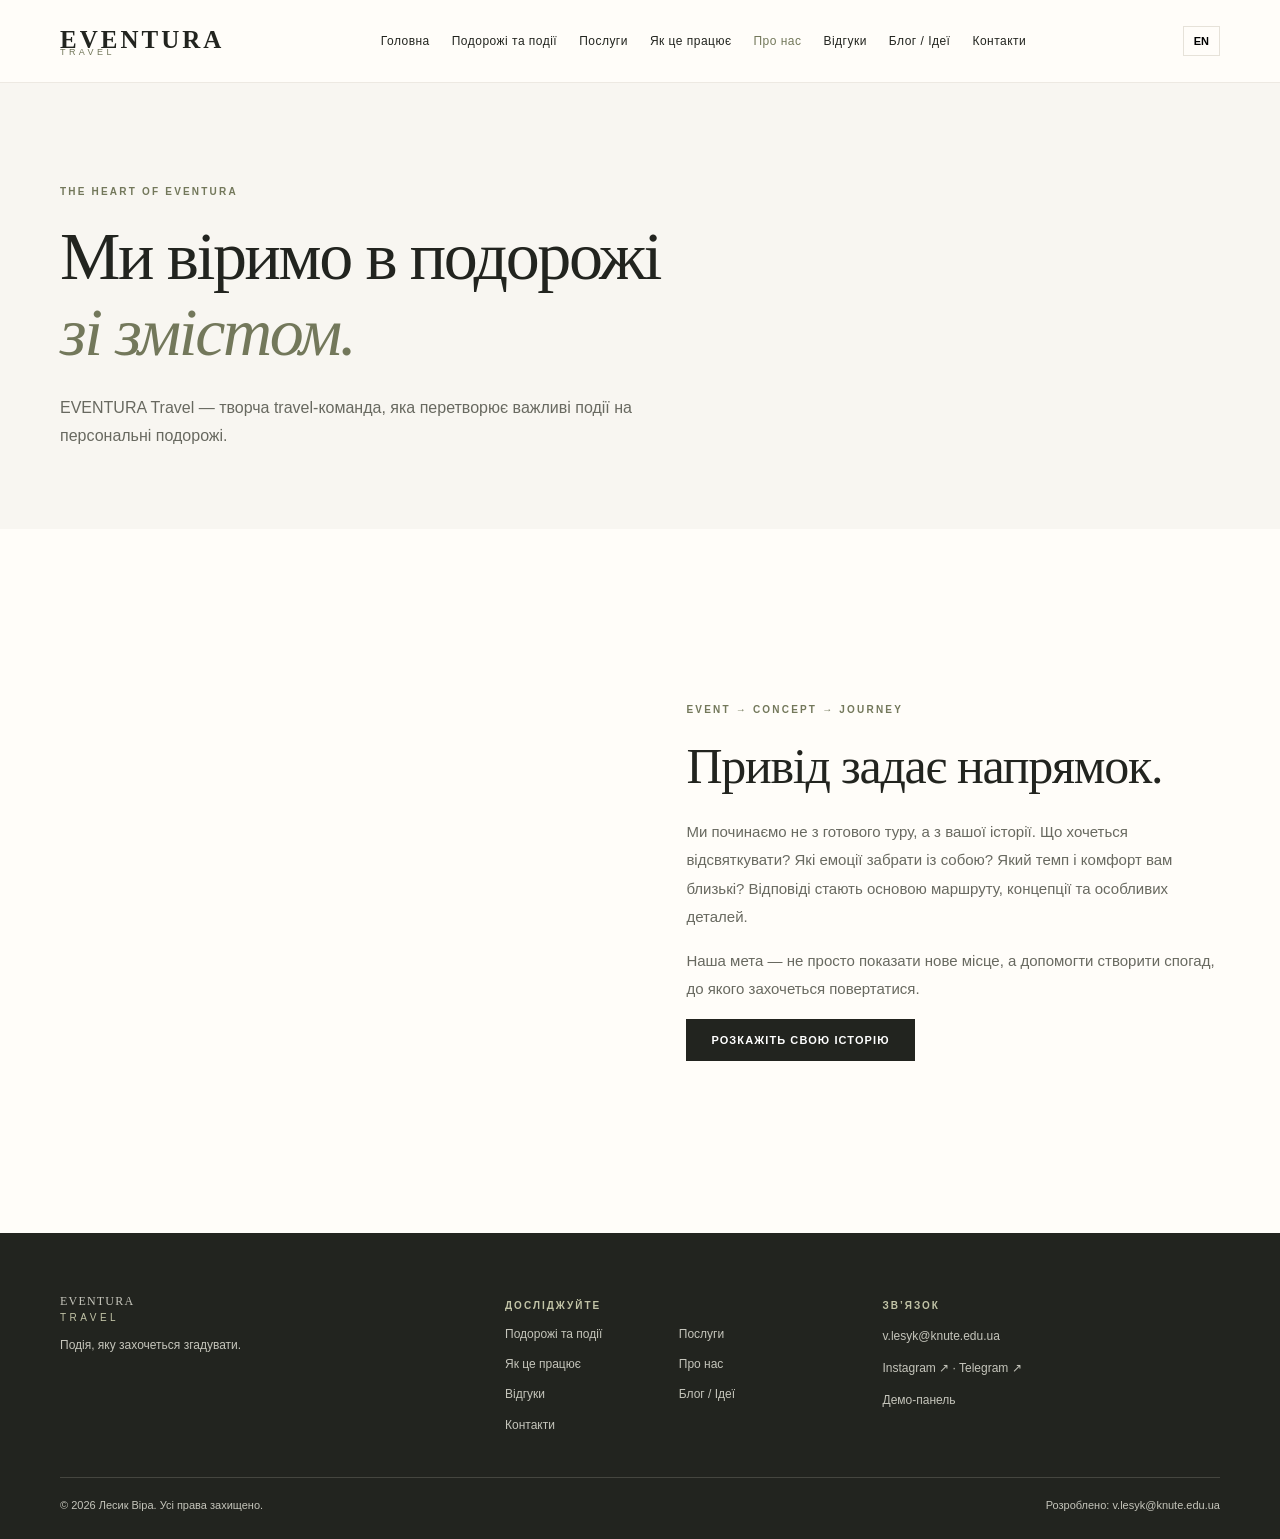
<file: pages/about.html>
<!doctype html><html lang="uk"><head><meta charset="utf-8"><meta name="viewport" content="width=device-width,initial-scale=1"><title>Про нас — EVENTURA</title><link rel="stylesheet" href="../assets/css/style.css"><script defer src="../assets/js/app.js"></script></head><body><div id="site-header"></div><main><section class="page-hero"><div class="wrap"><p class="eyebrow">THE HEART OF EVENTURA</p><h1 data-i18n="aboutTitle">Ми віримо в подорожі<br><em>зі змістом.</em></h1><p data-i18n="aboutLead">EVENTURA Travel — творча travel-команда, яка перетворює важливі події на персональні подорожі.</p></div></section><section class="section wrap split-story"><div class="story-image"></div><div><p class="eyebrow">EVENT → CONCEPT → JOURNEY</p><h2 data-i18n="aboutSub">Привід задає напрямок.</h2><p data-i18n="aboutCopy">Ми починаємо не з готового туру, а з вашої історії. Що хочеться відсвяткувати? Які емоції забрати із собою? Який темп і комфорт вам близькі? Відповіді стають основою маршруту, концепції та особливих деталей.</p><p data-i18n="aboutCopy2">Наша мета — не просто показати нове місце, а допомогти створити спогад, до якого захочеться повертатися.</p><a class="btn btn-dark" href="order.html" data-i18n="tellUs">Розкажіть свою історію</a></div></section></main><div id="site-footer"></div></body></html>
</file>
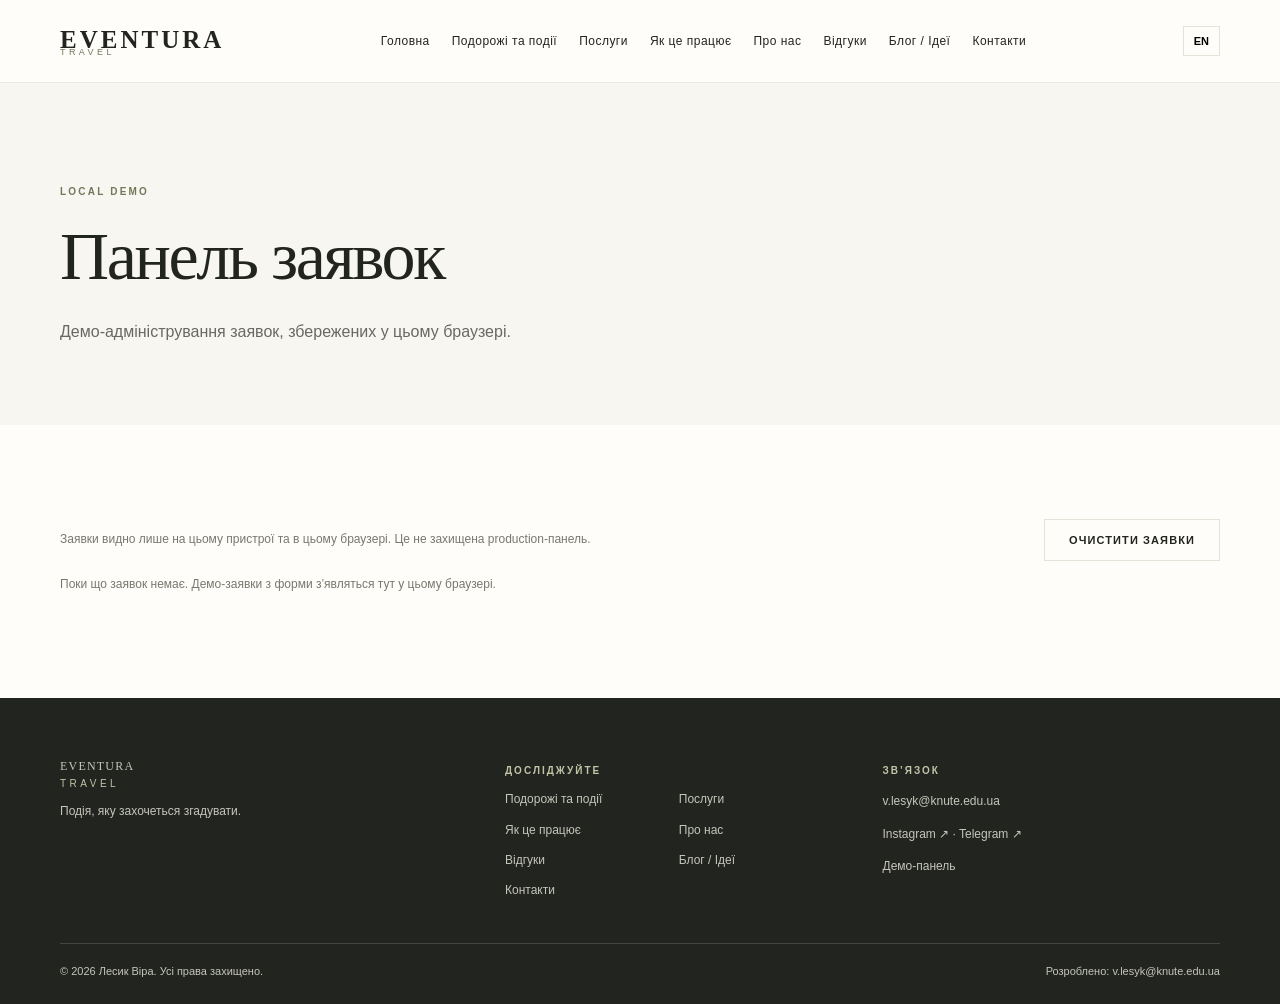
<file: pages/admin.html>
<!doctype html><html lang="uk"><head><meta charset="utf-8"><meta name="viewport" content="width=device-width,initial-scale=1"><title>Демо-панель — EVENTURA</title><link rel="stylesheet" href="../assets/css/style.css"><script defer src="../assets/js/app.js"></script></head><body><div id="site-header"></div><main><section class="page-hero"><div class="wrap"><p class="eyebrow">LOCAL DEMO</p><h1>Панель заявок</h1><p>Демо-адміністрування заявок, збережених у цьому браузері.</p></div></section><section class="section wrap"><div class="admin-toolbar"><p class="note">Заявки видно лише на цьому пристрої та в цьому браузері. Це не захищена production-панель.</p><button id="clear-orders" class="btn btn-outline">Очистити заявки</button></div><div id="admin-orders" class="admin-orders"></div></section></main><div id="site-footer"></div></body></html>
</file>
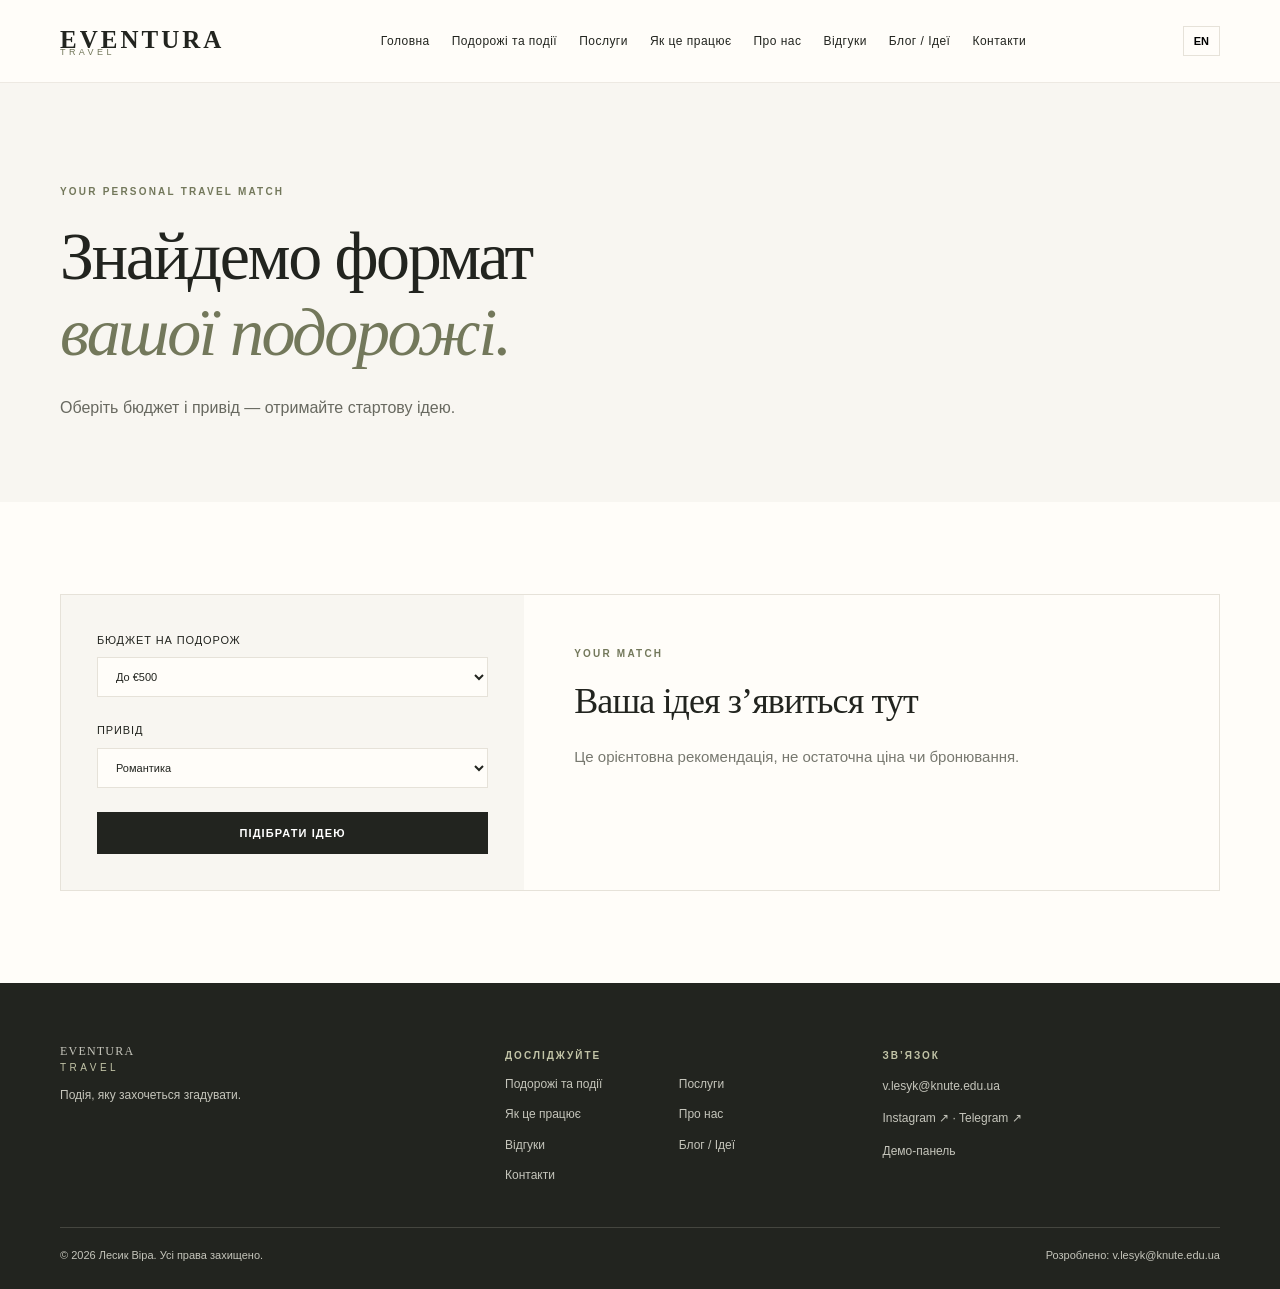
<file: pages/budget.html>
<!doctype html><html lang="uk"><head><meta charset="utf-8"><meta name="viewport" content="width=device-width,initial-scale=1"><title>Підбір за бюджетом — EVENTURA</title><link rel="stylesheet" href="../assets/css/style.css"><script defer src="../assets/js/app.js"></script></head><body><div id="site-header"></div><main><section class="page-hero"><div class="wrap"><p class="eyebrow">YOUR PERSONAL TRAVEL MATCH</p><h1 data-i18n="budgetPageTitle">Знайдемо формат<br><em>вашої подорожі.</em></h1><p data-i18n="budgetPageLead">Оберіть бюджет і привід — отримайте стартову ідею.</p></div></section><section class="section wrap"><div class="budget-tool"><div class="budget-controls"><label><span data-i18n="budgetLabel">Бюджет на подорож</span><select id="budget-choice"><option value="500">До €500</option><option value="1000">€500–1 000</option><option value="2500">€1 000–2 500</option><option value="5000">€2 500+</option></select></label><label><span data-i18n="occasionLabel">Привід</span><select id="budget-occasion"><option value="romance">Романтика</option><option value="birthday">День народження</option><option value="proposal">Освідчення</option><option value="friends">Друзі</option><option value="festival">Фестиваль / подія</option></select></label><button id="budget-match" class="btn btn-dark" data-i18n="matchButton">Підібрати ідею</button></div><div id="budget-result" class="budget-result"><p class="eyebrow">YOUR MATCH</p><h2 data-i18n="matchInitial">Ваша ідея з’явиться тут</h2><p data-i18n="matchInitialCopy">Це орієнтовна рекомендація, не остаточна ціна чи бронювання.</p></div></div></section></main><div id="site-footer"></div></body></html>
</file>
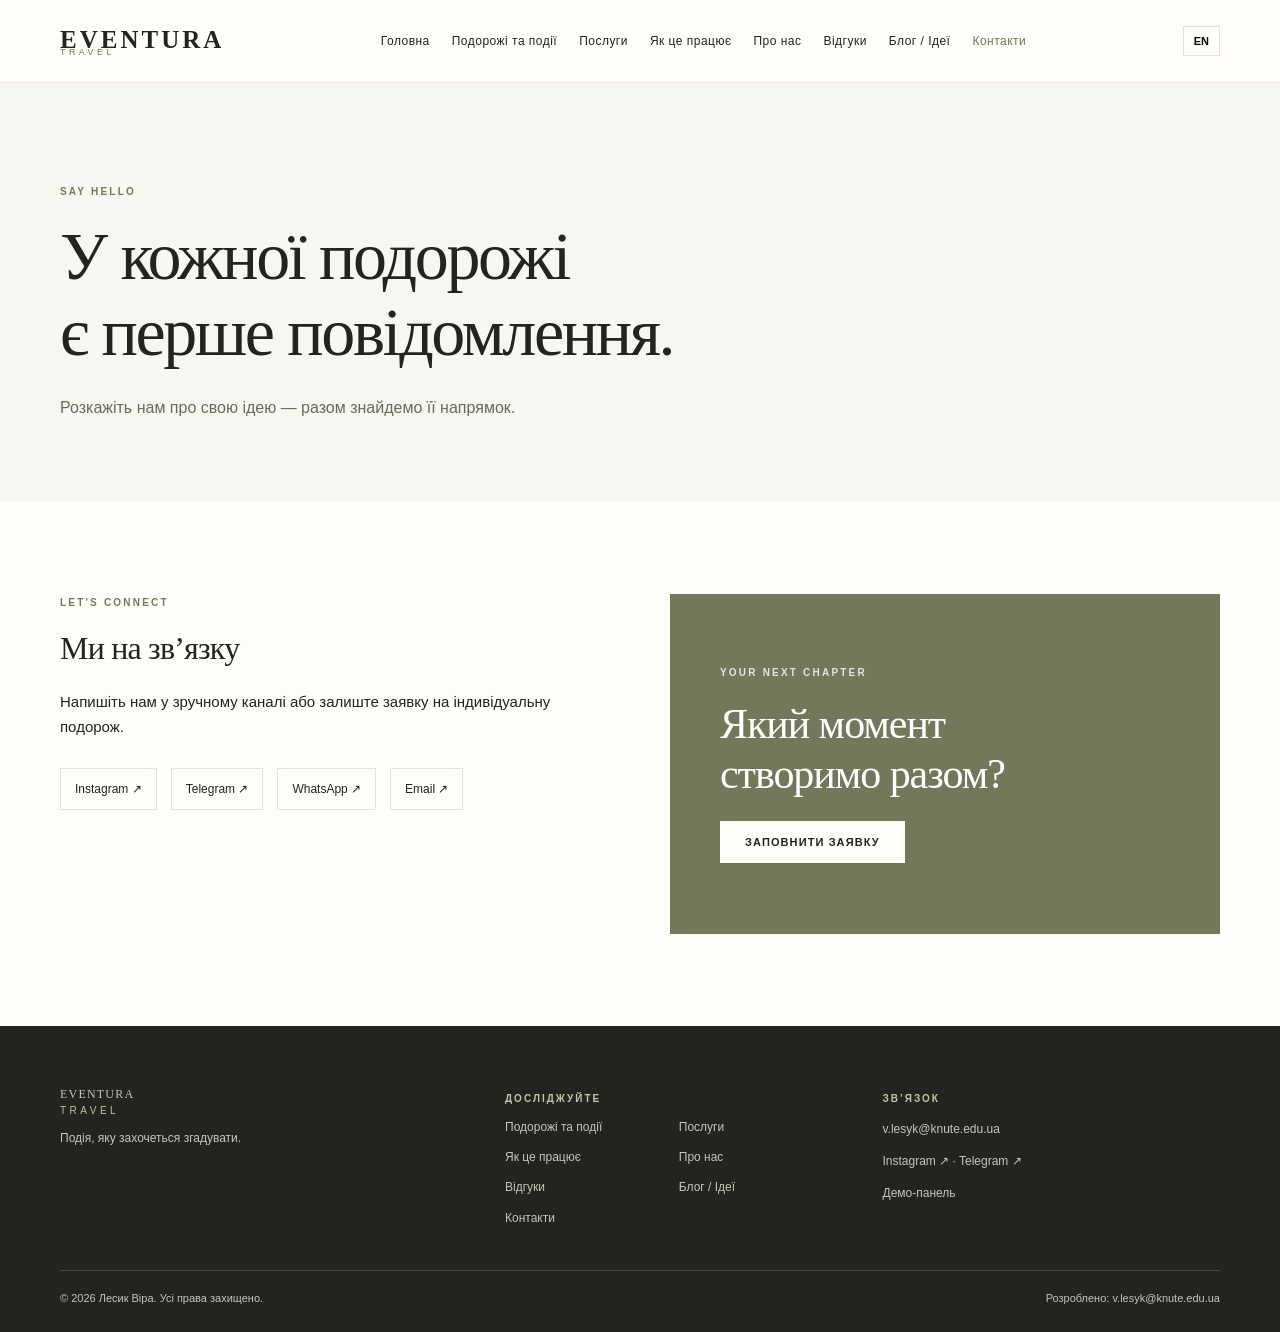
<file: pages/contacts.html>
<!doctype html><html lang="uk"><head><meta charset="utf-8"><meta name="viewport" content="width=device-width,initial-scale=1"><title>Контакти — EVENTURA</title><link rel="stylesheet" href="../assets/css/style.css"><script defer src="../assets/js/app.js"></script></head><body><div id="site-header"></div><main><section class="page-hero"><div class="wrap"><p class="eyebrow">SAY HELLO</p><h1 data-i18n="contactTitle">У кожної подорожі<br>є перше повідомлення.</h1><p data-i18n="contactLead">Розкажіть нам про свою ідею — разом знайдемо її напрямок.</p></div></section><section class="section wrap contact-layout"><div><p class="eyebrow">LET'S CONNECT</p><h2 data-i18n="contactSub">Ми на зв’язку</h2><p data-i18n="contactCopy">Напишіть нам у зручному каналі або залиште заявку на індивідуальну подорож.</p><div class="contact-links"><a href="https://www.instagram.com/" target="_blank" rel="noopener">Instagram ↗</a><a href="https://t.me/" target="_blank" rel="noopener">Telegram ↗</a><a href="https://wa.me/" target="_blank" rel="noopener">WhatsApp ↗</a><a href="mailto:v.lesyk@knute.edu.ua">Email ↗</a></div></div><div class="contact-panel"><p class="eyebrow">YOUR NEXT CHAPTER</p><h2 data-i18n="contactPanel">Який момент<br>створимо разом?</h2><a class="btn btn-light" href="order.html" data-i18n="contactButton">Заповнити заявку</a></div></section></main><div id="site-footer"></div></body></html>
</file>
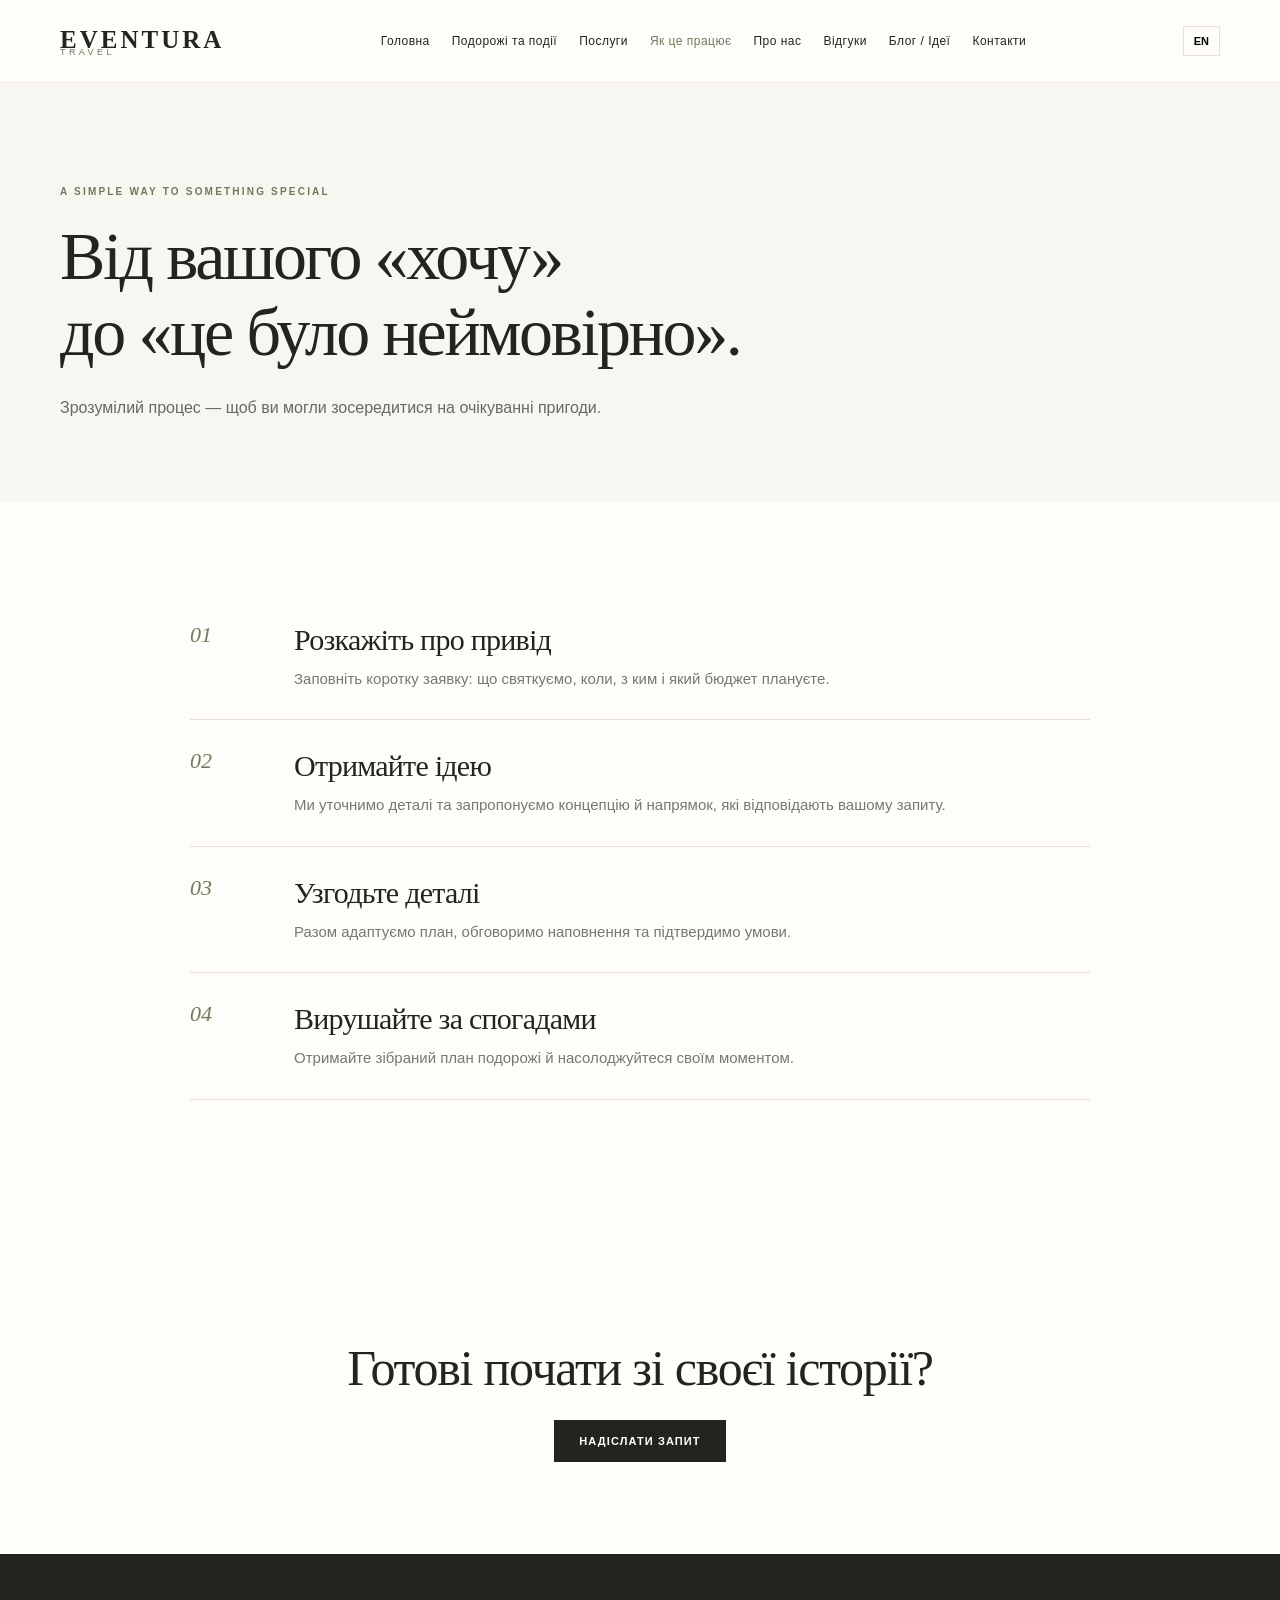
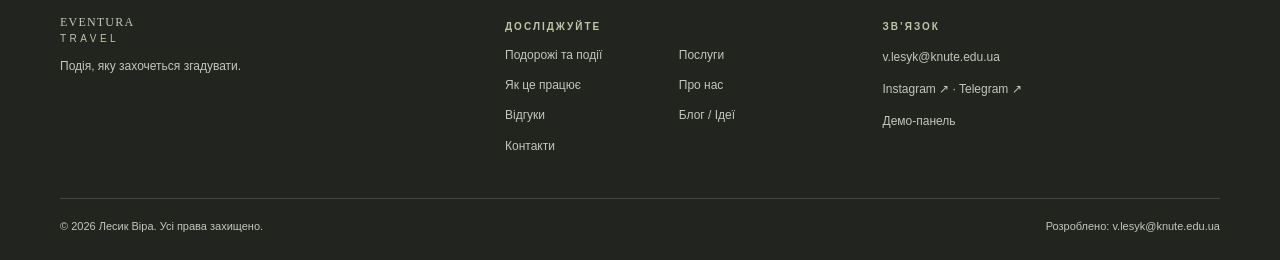
<file: pages/how-it-works.html>
<!doctype html><html lang="uk"><head><meta charset="utf-8"><meta name="viewport" content="width=device-width,initial-scale=1"><title>Як це працює — EVENTURA</title><link rel="stylesheet" href="../assets/css/style.css"><script defer src="../assets/js/app.js"></script></head><body><div id="site-header"></div><main><section class="page-hero"><div class="wrap"><p class="eyebrow">A SIMPLE WAY TO SOMETHING SPECIAL</p><h1 data-i18n="howTitle">Від вашого «хочу»<br>до «це було неймовірно».</h1><p data-i18n="howLead">Зрозумілий процес — щоб ви могли зосередитися на очікуванні пригоди.</p></div></section><section class="section wrap steps"><article><span>01</span><div><h2 data-i18n="step1">Розкажіть про привід</h2><p data-i18n="step1copy">Заповніть коротку заявку: що святкуємо, коли, з ким і який бюджет плануєте.</p></div></article><article><span>02</span><div><h2 data-i18n="step2">Отримайте ідею</h2><p data-i18n="step2copy">Ми уточнимо деталі та запропонуємо концепцію й напрямок, які відповідають вашому запиту.</p></div></article><article><span>03</span><div><h2 data-i18n="step3">Узгодьте деталі</h2><p data-i18n="step3copy">Разом адаптуємо план, обговоримо наповнення та підтвердимо умови.</p></div></article><article><span>04</span><div><h2 data-i18n="step4">Вирушайте за спогадами</h2><p data-i18n="step4copy">Отримайте зібраний план подорожі й насолоджуйтеся своїм моментом.</p></div></article></section><section class="section wrap center-cta"><h2 data-i18n="readyTitle">Готові почати зі своєї історії?</h2><a class="btn btn-dark" href="order.html" data-i18n="sendRequest">Надіслати запит</a></section></main><div id="site-footer"></div></body></html>
</file>
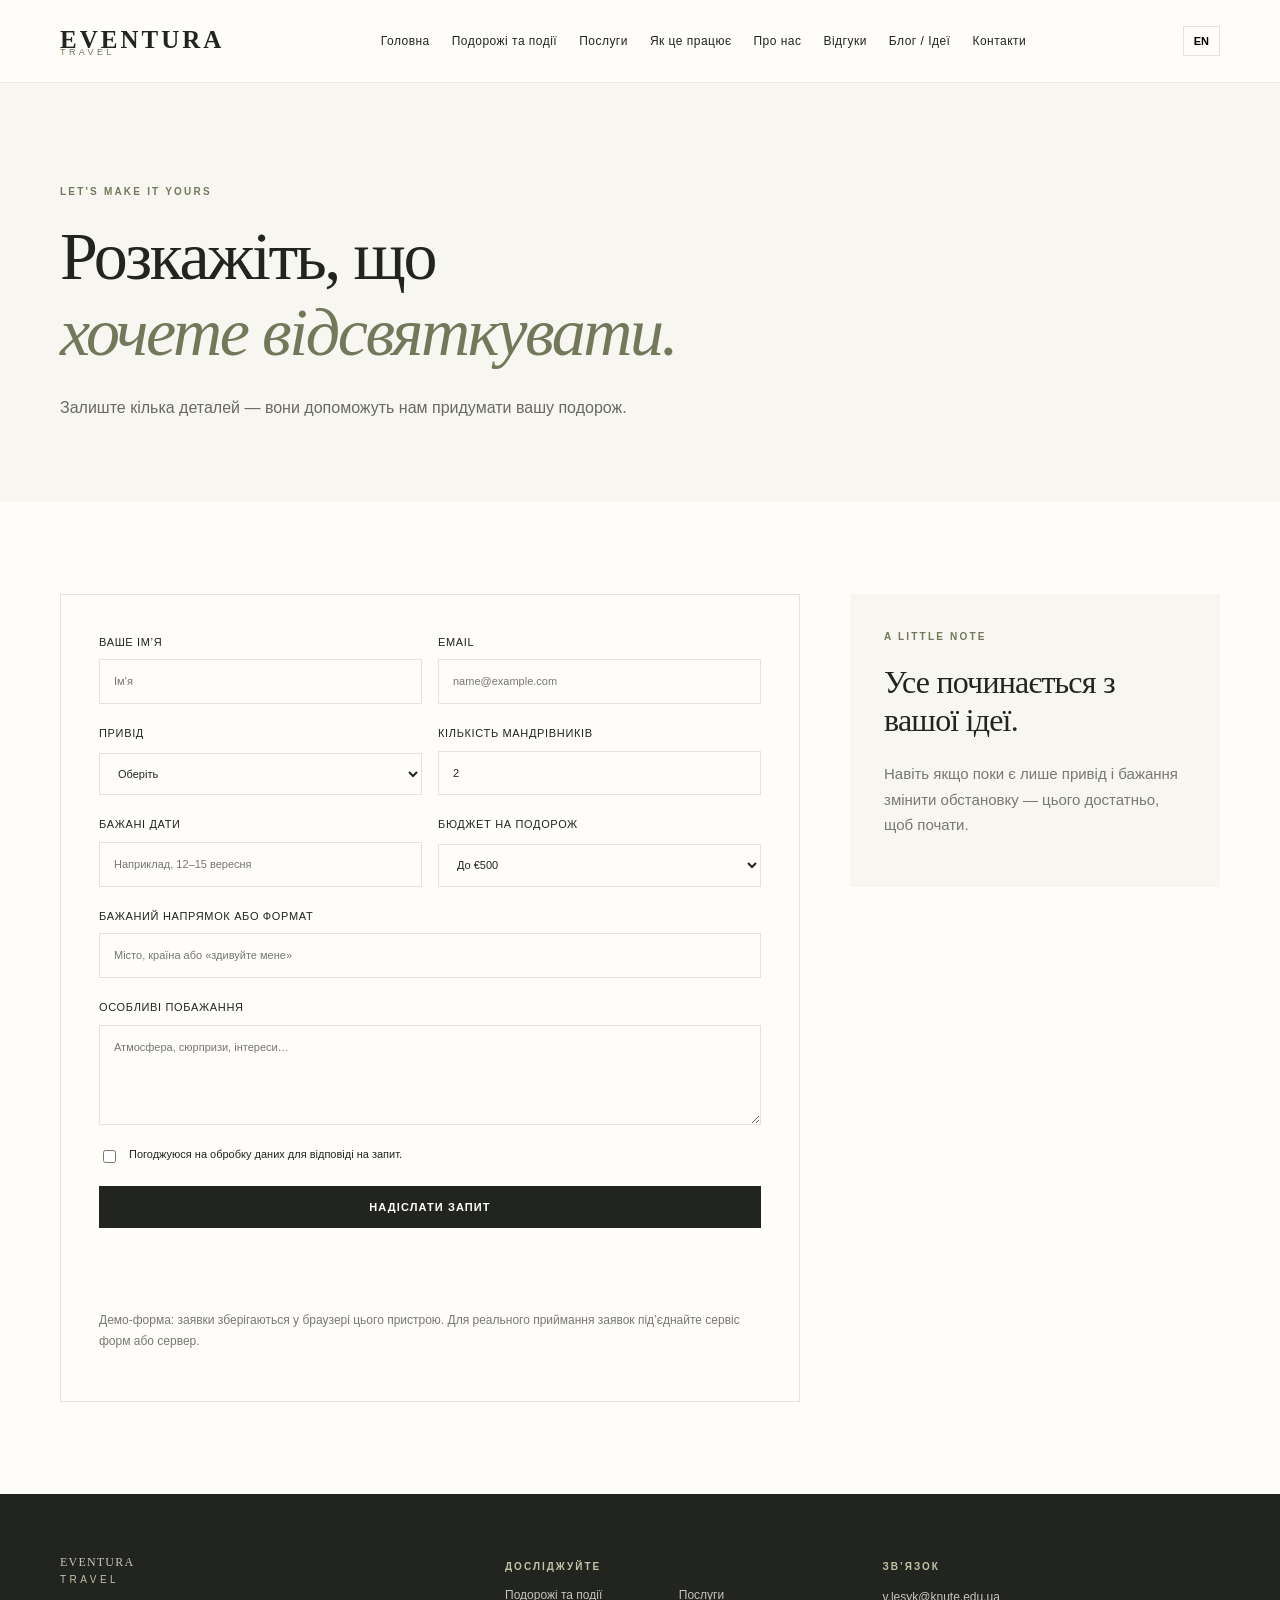
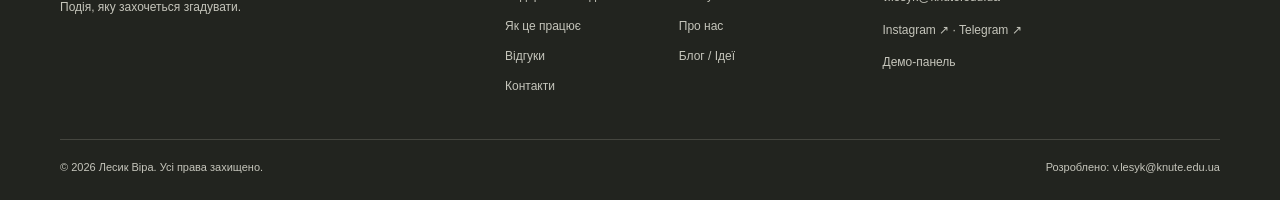
<file: pages/order.html>
<!doctype html><html lang="uk"><head><meta charset="utf-8"><meta name="viewport" content="width=device-width,initial-scale=1"><title>Індивідуальна подорож — EVENTURA</title><link rel="stylesheet" href="../assets/css/style.css"><script defer src="../assets/js/app.js"></script></head><body><div id="site-header"></div><main><section class="page-hero"><div class="wrap"><p class="eyebrow">LET'S MAKE IT YOURS</p><h1 data-i18n="orderTitle">Розкажіть, що<br><em>хочете відсвяткувати.</em></h1><p data-i18n="orderLead">Залиште кілька деталей — вони допоможуть нам придумати вашу подорож.</p></div></section><section class="section wrap form-layout"><form id="order-form" class="form-card"><div class="form-row"><label><span data-i18n="nameLabel">Ваше ім’я</span><input name="name" required placeholder="Ім’я"></label><label><span data-i18n="emailLabel">Email</span><input type="email" name="email" required placeholder="name@example.com"></label></div><div class="form-row"><label><span data-i18n="occasionLabel">Привід</span><select name="occasion" required><option value="">Оберіть</option><option>Романтика</option><option>День народження</option><option>Освідчення</option><option>Річниця</option><option>Подорож із друзями</option><option>Фестиваль / подія</option><option>Інше</option></select></label><label><span data-i18n="peopleLabel">Кількість мандрівників</span><input name="people" type="number" min="1" max="30" value="2" required></label></div><div class="form-row"><label><span data-i18n="dateLabel">Бажані дати</span><input name="dates" placeholder="Наприклад, 12–15 вересня"></label><label><span data-i18n="budgetLabel">Бюджет на подорож</span><select name="budget"><option>До €500</option><option>€500–1 000</option><option>€1 000–2 500</option><option>€2 500+</option><option>Потрібна консультація</option></select></label></div><label><span data-i18n="destinationLabel">Бажаний напрямок або формат</span><input name="destination" placeholder="Місто, країна або «здивуйте мене»"></label><label><span data-i18n="detailsLabel">Особливі побажання</span><textarea name="details" rows="4" placeholder="Атмосфера, сюрпризи, інтереси…"></textarea></label><label class="checkline"><input type="checkbox" required><span data-i18n="consent">Погоджуюся на обробку даних для відповіді на запит.</span></label><button class="btn btn-dark" type="submit" data-i18n="submitRequest">Надіслати запит</button><p class="form-status" id="form-status" aria-live="polite"></p><p class="note" data-i18n="formDemoNote">Демо-форма: заявки зберігаються у браузері цього пристрою. Для реального приймання заявок під’єднайте сервіс форм або сервер.</p></form><aside class="form-aside"><p class="eyebrow">A LITTLE NOTE</p><h2 data-i18n="asideTitle">Усе починається з вашої ідеї.</h2><p data-i18n="asideCopy">Навіть якщо поки є лише привід і бажання змінити обстановку — цього достатньо, щоб почати.</p></aside></section></main><div id="site-footer"></div></body></html>
</file>
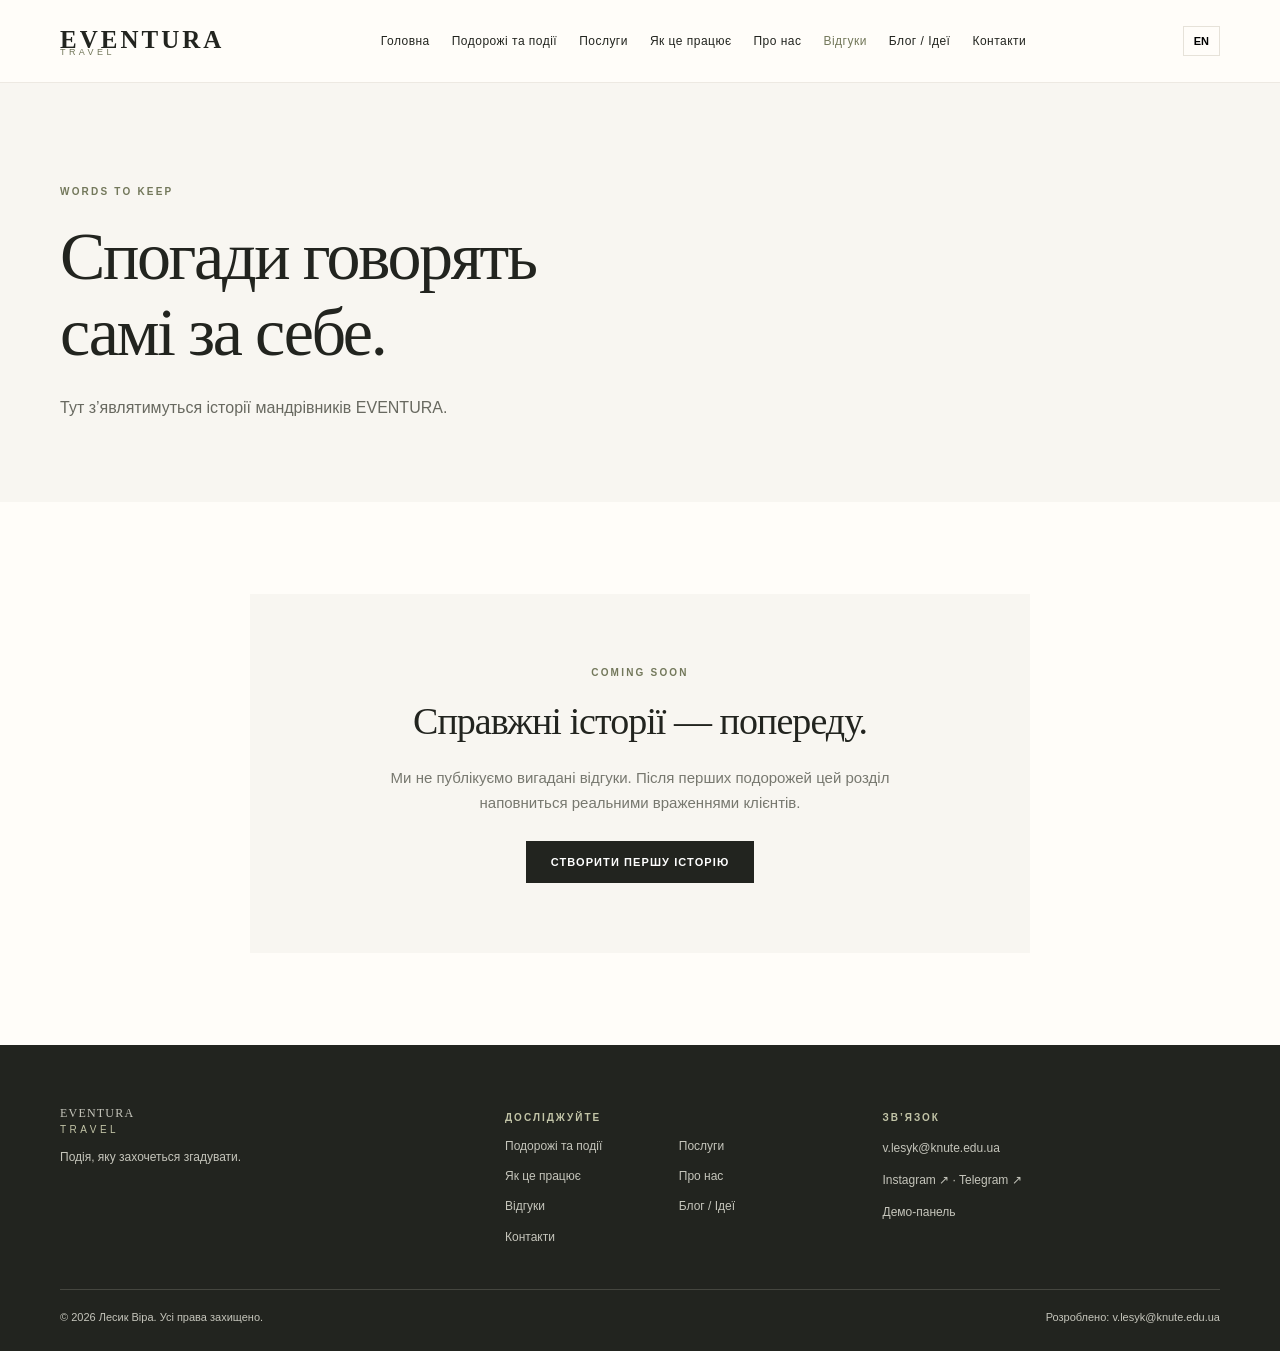
<file: pages/reviews.html>
<!doctype html><html lang="uk"><head><meta charset="utf-8"><meta name="viewport" content="width=device-width,initial-scale=1"><title>Відгуки — EVENTURA</title><link rel="stylesheet" href="../assets/css/style.css"><script defer src="../assets/js/app.js"></script></head><body><div id="site-header"></div><main><section class="page-hero"><div class="wrap"><p class="eyebrow">WORDS TO KEEP</p><h1 data-i18n="reviewsTitle">Спогади говорять<br>самі за себе.</h1><p data-i18n="reviewsLead">Тут з’являтимуться історії мандрівників EVENTURA.</p></div></section><section class="section wrap"><div class="review-notice"><p class="eyebrow">COMING SOON</p><h2 data-i18n="reviewsDemoTitle">Справжні історії — попереду.</h2><p data-i18n="reviewsDemoCopy">Ми не публікуємо вигадані відгуки. Після перших подорожей цей розділ наповниться реальними враженнями клієнтів.</p><a class="btn btn-dark" href="order.html" data-i18n="beFirst">Створити першу історію</a></div></section></main><div id="site-footer"></div></body></html>
</file>
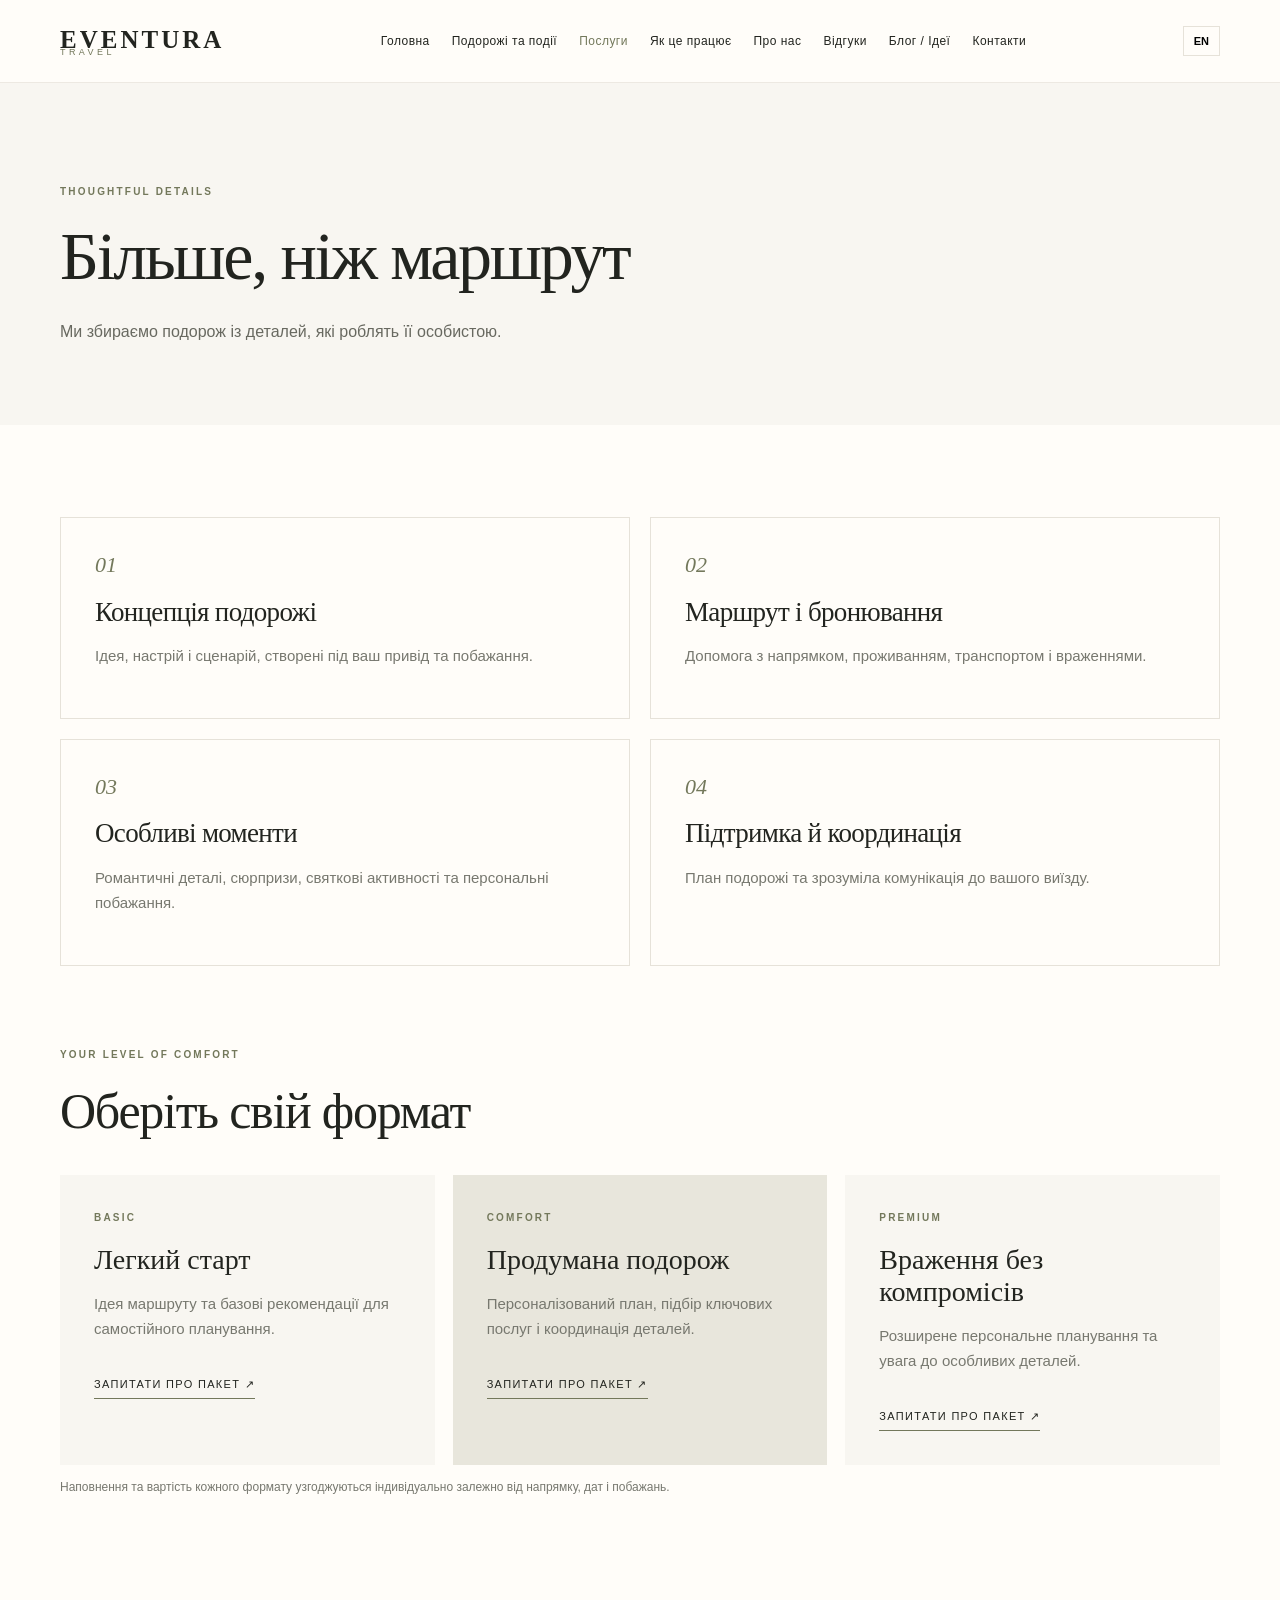
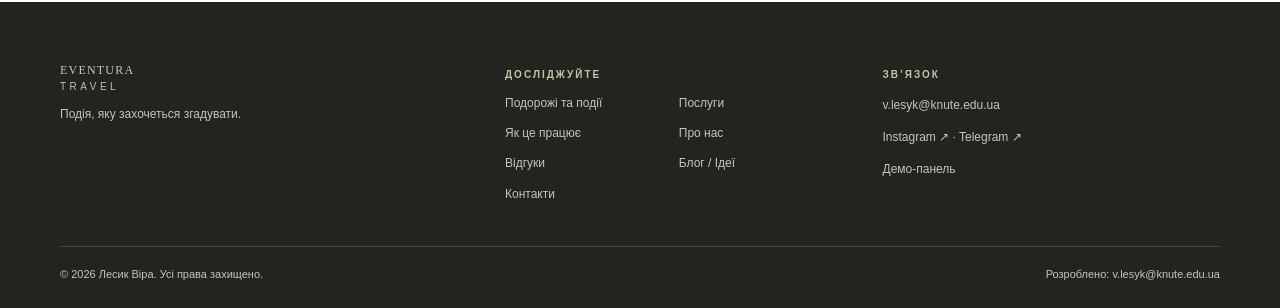
<file: pages/services.html>
<!doctype html><html lang="uk"><head><meta charset="utf-8"><meta name="viewport" content="width=device-width,initial-scale=1"><title>Послуги — EVENTURA</title><link rel="stylesheet" href="../assets/css/style.css"><script defer src="../assets/js/app.js"></script></head><body><div id="site-header"></div><main><section class="page-hero"><div class="wrap"><p class="eyebrow">THOUGHTFUL DETAILS</p><h1 data-i18n="servicesTitle">Більше, ніж маршрут</h1><p data-i18n="servicesLead">Ми збираємо подорож із деталей, які роблять її особистою.</p></div></section><section class="section wrap"><div class="service-grid"><article class="service-card"><span>01</span><h2 data-i18n="service1">Концепція подорожі</h2><p data-i18n="service1copy">Ідея, настрій і сценарій, створені під ваш привід та побажання.</p></article><article class="service-card"><span>02</span><h2 data-i18n="service2">Маршрут і бронювання</h2><p data-i18n="service2copy">Допомога з напрямком, проживанням, транспортом і враженнями.</p></article><article class="service-card"><span>03</span><h2 data-i18n="service3">Особливі моменти</h2><p data-i18n="service3copy">Романтичні деталі, сюрпризи, святкові активності та персональні побажання.</p></article><article class="service-card"><span>04</span><h2 data-i18n="service4">Підтримка й координація</h2><p data-i18n="service4copy">План подорожі та зрозуміла комунікація до вашого виїзду.</p></article></div><div class="section-head top-space"><div><p class="eyebrow">YOUR LEVEL OF COMFORT</p><h2 data-i18n="packagesTitle">Оберіть свій формат</h2></div></div><div class="package-grid"><article class="package"><p class="eyebrow">BASIC</p><h3 data-i18n="basicTitle">Легкий старт</h3><p data-i18n="basicCopy">Ідея маршруту та базові рекомендації для самостійного планування.</p><a class="text-link" href="order.html" data-i18n="askPackage">Запитати про пакет ↗</a></article><article class="package featured"><p class="eyebrow">COMFORT</p><h3 data-i18n="comfortTitle">Продумана подорож</h3><p data-i18n="comfortCopy">Персоналізований план, підбір ключових послуг і координація деталей.</p><a class="text-link" href="order.html" data-i18n="askPackage">Запитати про пакет ↗</a></article><article class="package"><p class="eyebrow">PREMIUM</p><h3 data-i18n="premiumTitle">Враження без компромісів</h3><p data-i18n="premiumCopy">Розширене персональне планування та увага до особливих деталей.</p><a class="text-link" href="order.html" data-i18n="askPackage">Запитати про пакет ↗</a></article></div><p class="note" data-i18n="packageNote">Наповнення та вартість кожного формату узгоджуються індивідуально залежно від напрямку, дат і побажань.</p></section></main><div id="site-footer"></div></body></html>
</file>
<file: assets/css/style.css>
*{box-sizing:border-box} :root{--ink:#22241f;--muted:#77786f;--cream:#f8f6f1;--paper:#fffdf9;--olive:#73785b;--line:#e6e2d9;--serif:"Playfair Display",Georgia,serif;--sans:"DM Sans",Arial,sans-serif}html{scroll-behavior:smooth}body{margin:0;background:var(--paper);color:var(--ink);font-family:var(--sans);font-size:15px;line-height:1.7}a{color:inherit;text-decoration:none}img{display:block;max-width:100%}.wrap{width:min(1160px,calc(100% - 48px));margin-inline:auto}.site-header{position:sticky;top:0;z-index:20;background:rgba(255,253,249,.95);backdrop-filter:blur(12px);border-bottom:1px solid rgba(230,226,217,.7)}.nav-wrap{height:82px;display:flex;align-items:center;justify-content:space-between;gap:22px}.brand{font:600 25px var(--serif);letter-spacing:.12em}.brand small{display:block;font:500 9px var(--sans);letter-spacing:.38em;color:var(--olive);margin-top:-7px}.nav-links{display:flex;align-items:center;gap:22px;font-size:12px;letter-spacing:.04em}.nav-links a{transition:color .2s}.nav-links a:hover,.nav-links a.active{color:var(--olive)}.nav-tools{display:flex;align-items:center;gap:12px}.lang-btn,.menu-btn{border:1px solid var(--line);background:transparent;padding:8px 10px;font:600 11px var(--sans);cursor:pointer}.menu-btn{display:none}.hero{position:relative;min-height:650px;color:white;display:flex;align-items:center;overflow:hidden;background:#45483d}.hero-image{position:absolute;inset:0;background:linear-gradient(90deg,rgba(18,22,19,.67),rgba(18,22,19,.18)),url("https://images.unsplash.com/photo-1516483638261-f4dbaf036963?auto=format&fit=crop&w=2000&q=90") center 54%/cover}.hero-content{position:relative;padding-block:100px}.eyebrow{font-size:10px;letter-spacing:.22em;font-weight:700;color:var(--olive);text-transform:uppercase;margin:0 0 18px}.hero .eyebrow,.light-link{color:#f5e8d5}.hero h1,.page-hero h1{font:500 clamp(42px,6vw,76px)/1.12 var(--serif);letter-spacing:-.035em;max-width:800px;margin:0}.hero h1 em,.page-hero h1 em{font-weight:400;color:#e6d5bb}.hero-copy{max-width:510px;font-size:16px;color:#f4f0e9;margin:24px 0 32px}.actions{display:flex;align-items:center;gap:26px;flex-wrap:wrap}.btn{display:inline-flex;align-items:center;justify-content:center;padding:14px 24px;border:1px solid transparent;font:600 11px var(--sans);letter-spacing:.1em;text-transform:uppercase;cursor:pointer;transition:transform .2s,background .2s}.btn:hover{transform:translateY(-2px)}.btn-light{background:#fffdf8;color:var(--ink)}.btn-dark{background:var(--ink);color:white}.btn-outline{border-color:var(--line);background:transparent;color:var(--ink)}.text-link{display:inline-block;font-size:11px;letter-spacing:.12em;text-transform:uppercase;border-bottom:1px solid var(--olive);padding-bottom:5px;color:var(--ink)}.light-link{border-color:#e6d5bb}.hero-note{position:absolute;bottom:24px;left:24px;right:24px;display:flex;justify-content:space-between;font-size:9px;letter-spacing:.18em;color:#eee}.section{padding-block:92px}.intro-grid{display:grid;grid-template-columns:1fr 1fr;gap:10%;align-items:center}.section h2,.feature-banner h2,.quote-section blockquote{font:500 clamp(32px,4vw,50px)/1.2 var(--serif);letter-spacing:-.025em;margin:0 0 22px}.lead{font-size:17px;color:#55564f;line-height:1.9}.soft-section{background:var(--cream)}.section-head{display:flex;align-items:end;justify-content:space-between;gap:20px;margin-bottom:34px}.section-head h2{margin:0}.occasion-grid{display:grid;grid-template-columns:repeat(4,1fr);gap:18px}.occasion-card{position:relative;height:340px;overflow:hidden;color:white;background:#bbb}.occasion-card:after{content:"";position:absolute;inset:0;background:linear-gradient(0deg,rgba(0,0,0,.55),transparent 60%)}.occasion-card img{height:100%;width:100%;object-fit:cover;transition:transform .6s}.occasion-card:hover img{transform:scale(1.05)}.occasion-card span,.occasion-card h3{position:absolute;z-index:1;left:22px}.occasion-card span{top:20px;font-size:10px;letter-spacing:.15em}.occasion-card h3{bottom:14px;font:500 25px var(--serif);margin:0}.feature-banner{display:grid;grid-template-columns:1fr 1fr;background:#eeece5;min-height:420px}.feature-banner>div:first-child{padding:60px}.feature-banner p:not(.eyebrow){max-width:370px;color:#66675f;margin-bottom:26px}.feature-photo{background:url("https://images.unsplash.com/photo-1464822759023-fed622ff2c3b?auto=format&fit=crop&w=1200&q=85") center/cover}.quote-section{text-align:center;max-width:850px}.quote-section blockquote{font-size:clamp(28px,4vw,44px);margin:0 auto 28px}.page-hero{padding:100px 0 80px;background:var(--cream)}.page-hero h1{color:var(--ink);font-size:clamp(42px,6vw,68px)}.page-hero h1 em{color:var(--olive)}.page-hero p:not(.eyebrow){max-width:650px;color:#686960;font-size:16px;margin:24px 0 0}.trip-grid,.blog-grid{display:grid;grid-template-columns:repeat(3,1fr);gap:26px}.trip-card{border:1px solid var(--line);background:white;transition:transform .25s,box-shadow .25s}.trip-card:hover{transform:translateY(-4px);box-shadow:0 15px 35px #22221a0b}.trip-card img{height:240px;width:100%;object-fit:cover}.trip-card-body{padding:24px}.trip-card .eyebrow{margin-bottom:10px}.trip-card h2,.blog-card h2{font:500 26px/1.25 var(--serif);margin:0 0 10px}.trip-card p:not(.eyebrow),.blog-card p:not(.eyebrow){color:var(--muted);font-size:13px}.trip-meta{display:flex;justify-content:space-between;align-items:center;margin:18px 0;color:#6d6e64;font-size:11px}.filter-bar{display:flex;justify-content:space-between;align-items:end;margin-bottom:28px}.filter-bar label,.budget-controls label{display:grid;gap:8px;font-size:11px;letter-spacing:.08em;text-transform:uppercase}.select,.filter-bar select,select,input,textarea{font:inherit;color:var(--ink);border:1px solid var(--line);background:#fffdf9;padding:12px 14px;min-width:0;width:100%;border-radius:0}.filter-bar select{min-width:230px}.muted,.note{font-size:12px;color:var(--muted)}.center-cta{text-align:center;margin-top:54px}.center-cta p{color:var(--muted)}.service-grid{display:grid;grid-template-columns:repeat(2,1fr);gap:20px}.service-card{padding:34px;border:1px solid var(--line)}.service-card>span,.steps article>span{font:italic 22px var(--serif);color:var(--olive)}.service-card h2{font-size:27px;margin:16px 0 12px}.service-card p,.package p:not(.eyebrow){color:var(--muted)}.top-space{margin-top:80px}.package-grid{display:grid;grid-template-columns:repeat(3,1fr);gap:18px}.package{padding:34px;background:var(--cream)}.package.featured{background:#e8e6dc}.package h3{font:500 28px var(--serif);margin:0 0 14px}.package .text-link{margin-top:18px}.split-story{display:grid;grid-template-columns:1fr 1fr;gap:8%;align-items:center}.story-image{min-height:520px;background:url("https://images.unsplash.com/photo-1476514525535-07fb3b4ae5f1?auto=format&fit=crop&w=1200&q=85") center/cover}.split-story p:not(.eyebrow){color:#686960;line-height:1.9}.steps{max-width:900px}.steps article{display:grid;grid-template-columns:80px 1fr;gap:24px;padding:28px 0;border-bottom:1px solid var(--line)}.steps h2{font-size:30px;margin:0 0 8px}.steps p{margin:0;color:var(--muted)}.form-layout{display:grid;grid-template-columns:1.4fr .7fr;gap:50px;align-items:start}.form-card{padding:38px;border:1px solid var(--line);display:grid;gap:20px}.form-card label{display:grid;gap:8px;font-size:11px;letter-spacing:.06em;text-transform:uppercase}.form-row{display:grid;grid-template-columns:1fr 1fr;gap:16px}.checkline{display:flex!important;align-items:flex-start;gap:10px!important;text-transform:none!important;letter-spacing:0!important}.checkline input{width:auto;margin-top:5px}.form-status{color:var(--olive);font-weight:600}.form-aside{padding:34px;background:var(--cream)}.form-aside h2,.contact-layout h2{font:500 32px/1.2 var(--serif)}.form-aside p:not(.eyebrow){color:var(--muted)}.budget-tool{display:grid;grid-template-columns:.8fr 1.2fr;border:1px solid var(--line)}.budget-controls{padding:36px;display:grid;gap:24px;align-content:start;background:var(--cream)}.budget-result{padding:50px;min-height:280px}.budget-result h2{font:500 36px var(--serif)}.budget-result p:not(.eyebrow){color:var(--muted)}.review-notice{padding:70px;text-align:center;background:var(--cream);max-width:780px;margin:auto}.review-notice h2{font:500 38px var(--serif)}.review-notice p:not(.eyebrow){max-width:550px;margin:0 auto 25px;color:var(--muted)}.blog-card img{height:250px;width:100%;object-fit:cover;margin-bottom:22px}.blog-card .eyebrow{margin-bottom:12px}.blog-card h2{font-size:25px}.contact-layout{display:grid;grid-template-columns:1fr 1fr;gap:60px}.contact-links{display:flex;gap:14px;flex-wrap:wrap;margin-top:28px}.contact-links a{padding:10px 14px;border:1px solid var(--line);font-size:12px}.contact-panel{padding:50px;background:var(--olive);color:white;min-height:340px;display:flex;flex-direction:column;align-items:start;justify-content:center}.contact-panel .eyebrow{color:#e8e4d8}.contact-panel h2{font-size:42px}.site-footer{background:#22241f;color:#e9e6df;padding:54px 0 24px}.footer-main{display:grid;grid-template-columns:1.2fr 1fr 1fr;gap:40px;padding-bottom:42px}.footer-brand{font:500 26px var(--serif);letter-spacing:.1em}.footer-brand small{display:block;font:10px var(--sans);letter-spacing:.35em;color:#c2c4a7}.footer-main p,.footer-main a{font-size:12px;color:#c5c5bb}.footer-links{display:grid;grid-template-columns:1fr 1fr;gap:10px}.footer-main h3{font-size:10px;letter-spacing:.2em;text-transform:uppercase;color:#c2c4a7}.copyright{border-top:1px solid #45463f;padding-top:18px;font-size:11px;color:#c5c5bb;display:flex;justify-content:space-between;gap:20px;flex-wrap:wrap}.admin-toolbar{display:flex;justify-content:space-between;gap:20px;align-items:center}.admin-order{border:1px solid var(--line);padding:24px;margin:16px 0;white-space:pre-wrap}.admin-order h3{font:500 22px var(--serif)}.mobile-nav{display:none}
@media(max-width:980px){.nav-links{gap:12px;font-size:11px}.nav-wrap{height:72px}.occasion-grid{grid-template-columns:repeat(2,1fr)}.trip-grid,.blog-grid{grid-template-columns:repeat(2,1fr)}.form-layout{grid-template-columns:1fr}.form-aside{display:none}.footer-main{grid-template-columns:1fr 1fr}.footer-main>div:first-child{grid-column:1/-1}}
@media(max-width:720px){.wrap{width:min(100% - 32px,1160px)}.nav-links{display:none}.menu-btn{display:block}.nav-wrap{height:68px}.mobile-nav{display:none;padding:0 16px 18px;background:var(--paper)}.mobile-nav.open{display:grid;grid-template-columns:1fr 1fr;gap:12px}.mobile-nav a{font-size:12px;padding:9px;border-bottom:1px solid var(--line)}.hero{min-height:620px}.hero-content{padding-block:75px}.hero h1{font-size:47px}.hero-copy{font-size:14px}.intro-grid,.feature-banner,.split-story,.budget-tool,.contact-layout{grid-template-columns:1fr;gap:30px}.section{padding-block:65px}.intro-grid{gap:20px}.section-head{align-items:start;flex-direction:column}.occasion-grid{gap:12px}.occasion-card{height:250px}.occasion-card h3{font-size:21px;left:14px}.occasion-card span{left:14px}.feature-banner>div:first-child{padding:35px}.feature-photo{min-height:250px}.page-hero{padding:70px 0 55px}.page-hero h1{font-size:43px}.trip-grid,.blog-grid,.package-grid,.service-grid{grid-template-columns:1fr}.trip-card img{height:250px}.filter-bar{align-items:start;flex-direction:column;gap:12px}.filter-bar select{min-width:0}.form-card{padding:22px}.form-row{grid-template-columns:1fr}.steps article{grid-template-columns:45px 1fr;gap:12px}.steps h2{font-size:25px}.budget-controls,.budget-result{padding:25px}.review-notice{padding:35px 22px}.contact-panel{padding:35px}.footer-main{grid-template-columns:1fr;gap:24px}.footer-main>div:first-child{grid-column:auto}.copyright{display:grid}.story-image{min-height:340px}.admin-toolbar{align-items:start;flex-direction:column}}
</file>
